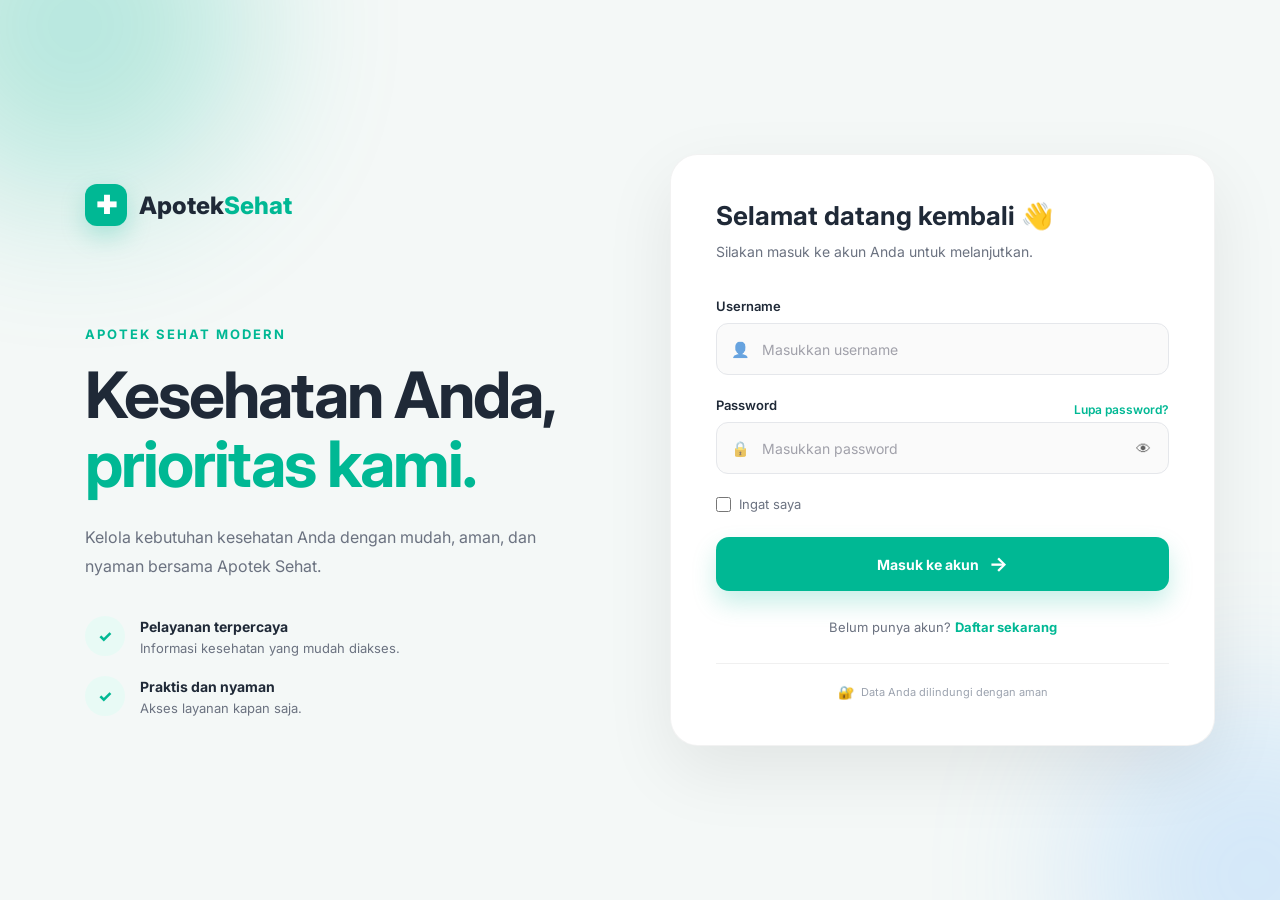
<file: index.html>
<!DOCTYPE html>

<html lang="id">

<head>
    <meta charset="UTF-8">
    <meta name="viewport" content="width=device-width, initial-scale=1.0">


<title>Login - Apotek Sehat</title>

<!-- Google Font -->
<link rel="preconnect" href="https://fonts.googleapis.com">
<link rel="preconnect" href="https://fonts.gstatic.com" crossorigin>

<link
    href="https://fonts.googleapis.com/css2?family=Inter:wght@400;500;600;700;800&display=swap"
    rel="stylesheet"
>

<!-- CSS Login -->
<link rel="stylesheet" href="/CSS/login.css">


</head>

<body>


<!-- Background Decoration -->
<div class="bg-circle circle-one"></div>
<div class="bg-circle circle-two"></div>

<main class="login-page">

    <!-- Bagian kiri -->
    <section class="login-info">

        <div class="brand">
            <div class="brand-icon">✚</div>

            <span>
                Apotek<span>Sehat</span>
            </span>
        </div>

        <div class="info-content">

            <p class="small-title">
                APOTEK SEHAT MODERN
            </p>

            <h1>
                Kesehatan Anda,<br>
                <span>prioritas kami.</span>
            </h1>

            <p class="description">
                Kelola kebutuhan kesehatan Anda dengan mudah,
                aman, dan nyaman bersama Apotek Sehat.
            </p>

            <div class="features">

                <div class="feature">
                    <div class="feature-icon">✓</div>
                    <div>
                        <strong>Pelayanan terpercaya</strong>
                        <p>Informasi kesehatan yang mudah diakses.</p>
                    </div>
                </div>

                <div class="feature">
                    <div class="feature-icon">✓</div>
                    <div>
                        <strong>Praktis dan nyaman</strong>
                        <p>Akses layanan kapan saja.</p>
                    </div>
                </div>

            </div>

        </div>

    </section>


    <!-- Bagian kanan -->
    <section class="login-card">

        <div class="card-header">

            <div class="mobile-logo">
                ✚
            </div>

            <h2>Selamat datang kembali 👋</h2>

            <p>
                Silakan masuk ke akun Anda untuk melanjutkan.
            </p>

        </div>


        <form id="loginForm">

            <!-- Username -->
            <div class="form-group">

                <label for="username">
                    Username
                </label>

                <div class="input-wrapper">

                    <span class="input-icon">👤</span>

                    <input
                        type="text"
                        id="username"
                        placeholder="Masukkan username"
                        autocomplete="username"
                        required
                    >

                </div>

            </div>


            <!-- Password -->
            <div class="form-group">

                <div class="password-label">

                    <label for="password">
                        Password
                    </label>

                    <a href="#" id="forgotPassword">
                        Lupa password?
                    </a>

                </div>

                <div class="input-wrapper">

                    <span class="input-icon">🔒</span>

                    <input
                        type="password"
                        id="password"
                        placeholder="Masukkan password"
                        autocomplete="current-password"
                        required
                    >

                    <button
                        type="button"
                        class="password-toggle"
                        id="togglePassword"
                    >
                        👁
                    </button>

                </div>

            </div>


            <!-- Remember -->
            <div class="remember">

                <label>
                    <input type="checkbox" id="remember">
                    <span>Ingat saya</span>
                </label>

            </div>


            <!-- Login Button -->
            <button
                type="submit"
                class="login-button"
            >
                <span>Masuk ke akun</span>
                <span class="arrow">→</span>
            </button>

        </form>


        <!-- Register -->
        <div class="register">

            <p>
                Belum punya akun?
                <a href="register.html">Daftar sekarang</a>
            </p>

        </div>


        <div class="security">

            <span>🔐</span>

            <p>
                Data Anda dilindungi dengan aman
            </p>

        </div>

    </section>

</main>


<!-- JavaScript Login -->
<script src="/JS/login.js"></script>


</body>

</html>
</file>
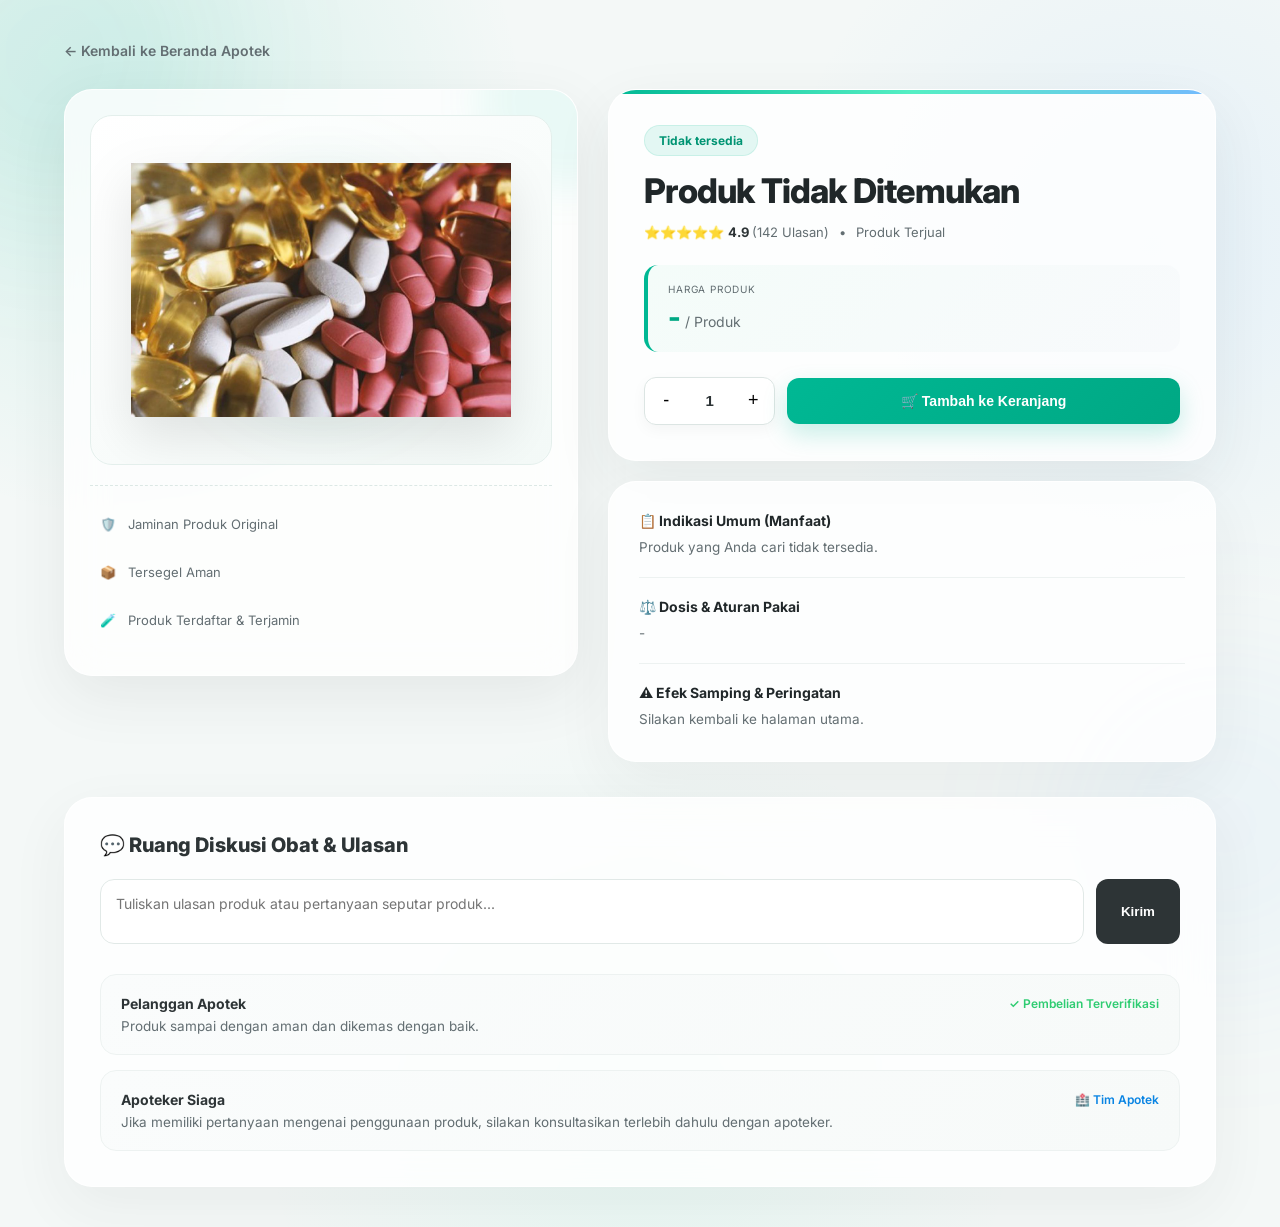
<file: detail_produk.html>
<!doctype html>
<html lang="id">
  <head>
    <meta charset="UTF-8" />

    <meta name="viewport" content="width=device-width, initial-scale=1.0" />

    <title>Detail Produk - Apotek Sehat</title>

    <!-- ================================= -->
    <!-- ANIMATE.CSS -->
    <!-- ================================= -->

    <link
      rel="stylesheet"
      href="https://cdnjs.cloudflare.com/ajax/libs/animate.css/4.1.1/animate.min.css"
    />

    <!-- ================================= -->
    <!-- FONT AWESOME -->
    <!-- ================================= -->

    <link
      rel="stylesheet"
      href="https://cdnjs.cloudflare.com/ajax/libs/font-awesome/6.5.2/css/all.min.css"
    />

    <!-- ================================= -->
    <!-- CSS DETAIL PRODUK -->
    <!-- ================================= -->

    <link rel="stylesheet" href="CSS/detail_produk.css" />
  </head>

  <body>
    <!-- ================================= -->
    <!-- NAVIGASI KEMBALI -->
    <!-- ================================= -->

    <a
      href="home_screen.html"
      class="back-link animate__animated animate__fadeInLeft"
    >
      ← Kembali ke Beranda Apotek
    </a>

    <!-- ================================= -->
    <!-- PEMBUNGKUS UTAMA -->
    <!-- ================================= -->

    <div class="product-grid-container">
      <!-- ================================= -->
      <!-- KOLOM KIRI
        <!-- ================================= -->

      <div class="panel-left animate__animated animate__fadeInLeft">
        <!-- GAMBAR PRODUK -->

        <div class="main-image-box">
          <img
            id="gambar-produk"
            src="assets/vitamin c.jpeg"
            alt="Produk Apotek Sehat"
          />
        </div>

        <!-- BADGE KEAMANAN -->

        <div class="legal-badges">
          <div class="badge-row">
            🛡️

            <span> Jaminan Produk Original </span>
          </div>

          <div class="badge-row">
            📦

            <span> Tersegel Aman </span>
          </div>

          <div class="badge-row">
            🧪

            <span> Produk Terdaftar & Terjamin </span>
          </div>
        </div>
      </div>

      <!-- ================================= -->
      <!-- KOLOM KANAN
        <!-- ================================= -->

      <div class="panel-right animate__animated animate__fadeInRight">
        <!-- ================================= -->
        <!-- INFORMASI PRODUK
            <!-- ================================= -->

        <div class="card-info-utama">
          <!-- KATEGORI -->

          <span id="kategori-produk" class="med-tag"> Produk </span>

          <!-- NAMA -->

          <h1 id="nama-produk" class="title-obat">Memuat produk...</h1>

          <!-- RATING -->

          <div class="rating-row">
            <span>
              ⭐⭐⭐⭐⭐

              <strong> 4.9 </strong>

              (142 Ulasan)
            </span>

            <span> • </span>

            <span> Produk Terjual </span>
          </div>

          <!-- ================================= -->
          <!-- HARGA -->
          <!-- ================================= -->

          <div class="box-harga-het">
            <span class="het-label"> Harga Produk </span>

            <span id="harga-produk" class="harga-angka"> Rp 0 </span>

            <span style="color: #636e72; font-size: 14px"> / Produk </span>
          </div>

          <!-- ================================= -->
          <!-- JUMLAH + KERANJANG -->
          <!-- ================================= -->

          <div class="action-area">
            <!-- JUMLAH -->

            <div class="qty-picker">
              <button onclick="ubahJumlah(-1)">-</button>

              <input type="text" id="jumlah-beli" value="1" readonly />

              <button onclick="ubahJumlah(1)">+</button>
            </div>

            <!-- KERANJANG -->

            <button class="btn-beli-hijau" onclick="tambahKeranjang()">
              🛒 Tambah ke Keranjang
            </button>
          </div>
        </div>

        <!-- ================================= -->
        <!-- SPESIFIKASI MEDIS -->
        <!-- ================================= -->

        <div class="card-spesifikasi-medis">
          <!-- MANFAAT -->

          <div class="spec-item">
            <h4>📋 Indikasi Umum (Manfaat)</h4>

            <p id="manfaat-produk">Memuat informasi...</p>
          </div>

          <!-- DOSIS -->

          <div class="spec-item">
            <h4>⚖️ Dosis & Aturan Pakai</h4>

            <p id="dosis-produk">Memuat informasi...</p>
          </div>

          <!-- PERINGATAN -->

          <div class="spec-item">
            <h4>⚠️ Efek Samping & Peringatan</h4>

            <p id="peringatan-produk">Memuat informasi...</p>
          </div>
        </div>
      </div>

      <!-- ================================= -->
      <!-- DISKUSI & ULASAN -->
      <!-- ================================= -->

      <div class="card-diskusi animate__animated animate__fadeInUp">
        <h3>💬 Ruang Diskusi Obat & Ulasan</h3>

        <!-- INPUT ULASAN -->

        <div class="box-input-review">
          <textarea
            id="input-ulasan"
            placeholder="Tuliskan ulasan produk atau pertanyaan seputar produk..."
          ></textarea>

          <button class="btn-kirim-ulasan" onclick="kirimUlasan()">
            Kirim
          </button>
        </div>

        <!-- ================================= -->
        <!-- ULASAN -->
        <!-- ================================= -->

        <div class="list-ulasan">
          <div class="kartu-ulasan">
            <div class="ulasan-header">
              <strong> Pelanggan Apotek </strong>

              <span class="badge-verified"> ✓ Pembelian Terverifikasi </span>
            </div>

            <p style="font-size: 13.5px; color: #636e72; margin-top: 5px">
              Produk sampai dengan aman dan dikemas dengan baik.
            </p>
          </div>

          <div class="kartu-ulasan">
            <div class="ulasan-header">
              <strong> Apoteker Siaga </strong>

              <span style="color: #0984e3; font-weight: 600; font-size: 12px">
                🏥 Tim Apotek
              </span>
            </div>

            <p style="font-size: 13.5px; color: #636e72; margin-top: 5px">
              Jika memiliki pertanyaan mengenai penggunaan produk, silakan
              konsultasikan terlebih dahulu dengan apoteker.
            </p>
          </div>
        </div>
      </div>
    </div>
    
    <!-- ================================= -->
    <!-- JAVASCRIPT -->
    <!-- ================================= -->

    <script src="JS/detail_produk.js"></script>
  </body>
</html>
</file>
<file: CSS/login.css>
/* =========================================================
   LOGIN PAGE - APOTEK SEHAT
   ========================================================= */

* {
    margin: 0;
    padding: 0;
    box-sizing: border-box;
}

:root {
    --primary: #00b894;
    --primary-dark: #009473;
    --primary-light: #e8faf5;

    --text: #1f2937;
    --text-light: #6b7280;

    --background: #f4f8f7;
    --white: #ffffff;

    --border: #e5e7eb;
}

body {
    font-family: "Inter", sans-serif;
    min-height: 100vh;
    background: var(--background);
    color: var(--text);
    overflow-x: hidden;
}


/* =========================================================
   BACKGROUND DECORATION
   ========================================================= */

.bg-circle {
    position: fixed;
    width: 350px;
    height: 350px;
    border-radius: 50%;
    filter: blur(80px);
    opacity: 0.25;
    z-index: -1;
}

.circle-one {
    background: #00b894;
    top: -150px;
    left: -100px;
}

.circle-two {
    background: #74b9ff;
    right: -150px;
    bottom: -150px;
}


/* =========================================================
   MAIN LOGIN PAGE
   ========================================================= */

.login-page {
    min-height: 100vh;

    display: grid;
    grid-template-columns: 1fr 1fr;

    align-items: center;

    gap: 60px;

    max-width: 1250px;
    margin: auto;

    padding: 50px;
}


/* =========================================================
   LEFT CONTENT
   ========================================================= */

.login-info {
    padding: 20px;
}


/* Brand */

.brand {
    display: flex;
    align-items: center;

    gap: 12px;

    font-size: 24px;
    font-weight: 800;

    margin-bottom: 100px;
}

.brand span span {
    color: var(--primary);
}

.brand-icon {
    width: 42px;
    height: 42px;

    display: flex;
    align-items: center;
    justify-content: center;

    background: var(--primary);
    color: white;

    border-radius: 12px;

    font-size: 25px;

    box-shadow: 0 10px 25px rgba(0, 184, 148, 0.25);
}


/* Content */

.small-title {
    color: var(--primary);

    font-size: 13px;
    font-weight: 700;

    letter-spacing: 2px;

    margin-bottom: 18px;
}

.info-content h1 {
    font-size: clamp(42px, 5vw, 68px);

    line-height: 1.08;
    letter-spacing: -2px;

    margin-bottom: 25px;
}

.info-content h1 span {
    color: var(--primary);
}

.description {
    max-width: 520px;

    color: var(--text-light);

    font-size: 16px;
    line-height: 1.8;

    margin-bottom: 35px;
}


/* Features */

.features {
    display: flex;
    flex-direction: column;

    gap: 20px;
}

.feature {
    display: flex;
    align-items: center;

    gap: 15px;
}

.feature-icon {
    width: 40px;
    height: 40px;

    display: flex;
    align-items: center;
    justify-content: center;

    flex-shrink: 0;

    background: var(--primary-light);
    color: var(--primary);

    border-radius: 50%;

    font-weight: 800;
}

.feature strong {
    font-size: 14px;
}

.feature p {
    color: var(--text-light);

    font-size: 13px;

    margin-top: 4px;
}


/* =========================================================
   LOGIN CARD
   ========================================================= */

.login-card {
    background: var(--white);

    border: 1px solid rgba(0, 0, 0, 0.05);

    border-radius: 28px;

    padding: 45px;

    box-shadow: 0 25px 70px rgba(0, 0, 0, 0.08);

    animation: cardAppear 0.7s ease;
}

@keyframes cardAppear {
    from {
        opacity: 0;
        transform: translateY(25px);
    }

    to {
        opacity: 1;
        transform: translateY(0);
    }
}


/* Header */

.card-header {
    margin-bottom: 35px;
}

.card-header h2 {
    font-size: 26px;
    margin-bottom: 10px;
}

.card-header p {
    color: var(--text-light);

    font-size: 14px;
    line-height: 1.6;
}


/* Mobile logo */

.mobile-logo {
    display: none;
}


/* =========================================================
   FORM
   ========================================================= */

.form-group {
    margin-bottom: 22px;
}

.form-group label {
    display: block;

    font-size: 13px;
    font-weight: 600;

    margin-bottom: 9px;
}


/* Password label */

.password-label {
    display: flex;

    justify-content: space-between;
    align-items: center;
}

.password-label label {
    margin-bottom: 9px;
}

.password-label a {
    color: var(--primary);

    font-size: 12px;
    font-weight: 600;

    text-decoration: none;
}

.password-label a:hover {
    text-decoration: underline;
}


/* Input */

.input-wrapper {
    position: relative;

    display: flex;
    align-items: center;
}

.input-icon {
    position: absolute;

    left: 15px;

    font-size: 15px;
    opacity: 0.65;

    pointer-events: none;
}

.input-wrapper input {
    width: 100%;
    height: 52px;

    padding: 0 45px;

    border: 1px solid var(--border);

    border-radius: 12px;

    outline: none;

    background: #fafafa;

    font-family: inherit;
    font-size: 14px;

    transition: 0.3s;
}

.input-wrapper input:focus {
    border-color: var(--primary);

    background: white;

    box-shadow: 0 0 0 4px rgba(0, 184, 148, 0.08);
}

.input-wrapper input::placeholder {
    color: #a1a1aa;
}


/* Password toggle */

.password-toggle {
    position: absolute;

    right: 12px;

    border: none;

    background: transparent;

    cursor: pointer;

    font-size: 15px;

    opacity: 0.6;

    padding: 6px;
}

.password-toggle:hover {
    opacity: 1;
}


/* =========================================================
   REMEMBER
   ========================================================= */

.remember {
    margin-bottom: 25px;
}

.remember label {
    display: flex;

    align-items: center;

    gap: 8px;

    cursor: pointer;

    color: var(--text-light);

    font-size: 13px;
}

.remember input {
    accent-color: var(--primary);

    width: 15px;
    height: 15px;
}


/* =========================================================
   LOGIN BUTTON
   ========================================================= */

.login-button {
    width: 100%;
    height: 54px;

    display: flex;

    align-items: center;
    justify-content: center;

    gap: 10px;

    border: none;

    border-radius: 13px;

    background: var(--primary);

    color: white;

    font-family: inherit;

    font-size: 14px;
    font-weight: 700;

    cursor: pointer;

    box-shadow: 0 12px 25px rgba(0, 184, 148, 0.22);

    transition: 0.3s;
}

.login-button:hover {
    background: var(--primary-dark);

    transform: translateY(-2px);

    box-shadow: 0 15px 30px rgba(0, 184, 148, 0.3);
}

.login-button:active {
    transform: translateY(0);
}

.arrow {
    font-size: 20px;
    transition: 0.3s;
}

.login-button:hover .arrow {
    transform: translateX(5px);
}


/* =========================================================
   REGISTER
   ========================================================= */

.register {
    text-align: center;

    margin-top: 28px;
}

.register p {
    color: var(--text-light);

    font-size: 13px;
}

.register a {
    color: var(--primary);

    font-weight: 700;

    text-decoration: none;
}

.register a:hover {
    text-decoration: underline;
}


/* =========================================================
   SECURITY
   ========================================================= */

.security {
    display: flex;

    align-items: center;
    justify-content: center;

    gap: 7px;

    margin-top: 28px;

    padding-top: 20px;

    border-top: 1px solid #f0f0f0;
}

.security span {
    font-size: 13px;
}

.security p {
    color: #9ca3af;

    font-size: 11px;
}


/* =========================================================
   RESPONSIVE
   ========================================================= */

@media (max-width: 900px) {

    .login-page {
        grid-template-columns: 1fr;

        max-width: 600px;

        padding: 30px;
    }

    .login-info {
        display: none;
    }

    .mobile-logo {
        display: flex;

        width: 45px;
        height: 45px;

        align-items: center;
        justify-content: center;

        background: var(--primary);

        color: white;

        border-radius: 13px;

        margin-bottom: 20px;

        font-size: 25px;
    }
}


@media (max-width: 500px) {

    .login-page {
        padding: 20px;
    }

    .login-card {
        padding: 30px 24px;

        border-radius: 22px;
    }

    .card-header h2 {
        font-size: 23px;
    }
}
</file>
<file: CSS/detail_produk.css>
/* =========================================================
   APOTEK SEHAT
   DETAIL PRODUK - MODERN MEDICAL UI
   ========================================================= */


/* =========================================================
   GOOGLE FONT
   ========================================================= */

@import url('https://fonts.googleapis.com/css2?family=Inter:wght@400;500;600;700;800&display=swap');


/* =========================================================
   RESET
   ========================================================= */

* {
    margin: 0;
    padding: 0;
    box-sizing: border-box;
}


/* =========================================================
   BODY
   ========================================================= */

body {

    font-family: 'Inter', sans-serif;

    background:
        radial-gradient(
            circle at 10% 10%,
            rgba(0, 184, 148, 0.12),
            transparent 25%
        ),

        radial-gradient(
            circle at 90% 20%,
            rgba(116, 185, 255, 0.12),
            transparent 25%
        ),

        radial-gradient(
            circle at 50% 90%,
            rgba(85, 239, 196, 0.08),
            transparent 30%
        ),

        #f4f8f7;

    color: #2d3436;

    min-height: 100vh;

    padding: 40px 5%;

    overflow-x: hidden;

    position: relative;

}


/* =========================================================
   BACKGROUND "AWAN"
   ========================================================= */

/*
   Kita membuat beberapa cahaya blur
   yang bergerak pelan di background.
*/

body::before,
body::after {

    content: "";

    position: fixed;

    width: 350px;
    height: 350px;

    border-radius: 50%;

    filter: blur(80px);

    opacity: 0.35;

    pointer-events: none;

    z-index: -1;

}


/* Awan kiri */

body::before {

    background: rgba(0, 184, 148, 0.20);

    top: -120px;
    left: -120px;

    animation:
        floatingCloud 10s ease-in-out infinite;

}


/* Awan kanan */

body::after {

    background: rgba(116, 185, 255, 0.18);

    right: -120px;
    bottom: -100px;

    animation:
        floatingCloud 13s ease-in-out infinite reverse;

}


/* =========================================================
   ANIMASI AWAN
   ========================================================= */

@keyframes floatingCloud {

    0% {

        transform:
            translate(0, 0)
            scale(1);

    }

    50% {

        transform:
            translate(40px, 30px)
            scale(1.12);

    }

    100% {

        transform:
            translate(0, 0)
            scale(1);

    }

}


/* =========================================================
   NAVIGASI KEMBALI
   ========================================================= */

.back-link {

    display: inline-flex;

    align-items: center;

    gap: 8px;

    margin-bottom: 30px;

    color: #636e72;

    text-decoration: none;

    font-size: 14px;

    font-weight: 600;

    transition:
        color 0.3s ease,
        transform 0.3s ease;

}


/* Hover */

.back-link:hover {

    color: #00b894;

    transform:
        translateX(-5px);

}


/* =========================================================
   CONTAINER UTAMA
   ========================================================= */

.product-grid-container {

    display: grid;

    grid-template-columns:
        minmax(0, 1.1fr)
        minmax(0, 1.3fr);

    gap: 30px;

    max-width: 1200px;

    margin: 0 auto;

}


/* =========================================================
   PANEL KIRI
   ========================================================= */

.panel-left {

    background:
        rgba(255, 255, 255, 0.78);

    backdrop-filter:
        blur(20px);

    -webkit-backdrop-filter:
        blur(20px);

    border:
        1px solid rgba(255, 255, 255, 0.8);

    border-radius: 28px;

    padding: 25px;

    box-shadow:
        0 20px 60px rgba(45, 52, 54, 0.08);

    display: flex;

    flex-direction: column;

    gap: 20px;

    height: fit-content;

    position: relative;

    overflow: hidden;

    transition:
        transform 0.4s ease,
        box-shadow 0.4s ease;

}


/* Cahaya kecil di panel */

.panel-left::before {

    content: "";

    position: absolute;

    width: 180px;
    height: 180px;

    background:
        rgba(0, 184, 148, 0.08);

    border-radius: 50%;

    top: -80px;
    right: -80px;

    filter: blur(20px);

}


/* Hover panel */

.panel-left:hover {

    transform:
        translateY(-5px);

    box-shadow:
        0 30px 70px rgba(45, 52, 54, 0.12);

}


/* =========================================================
   BOX GAMBAR
   ========================================================= */

.main-image-box {

    background:
        linear-gradient(
            145deg,
            #ffffff,
            #f4faf8
        );

    border:
        1px solid #e4efec;

    border-radius: 22px;

    min-height: 350px;

    padding: 40px;

    display: flex;

    justify-content: center;

    align-items: center;

    position: relative;

    overflow: hidden;

}


/* Efek cahaya */

.main-image-box::before {

    content: "";

    position: absolute;

    width: 220px;
    height: 220px;

    border-radius: 50%;

    background:
        rgba(0, 184, 148, 0.10);

    filter:
        blur(40px);

    animation:
        imageGlow 5s ease-in-out infinite;

}


/* Animasi glow */

@keyframes imageGlow {

    0%,
    100% {

        transform:
            scale(1);

        opacity:
            0.6;

    }

    50% {

        transform:
            scale(1.25);

        opacity:
            1;

    }

}


/* =========================================================
   GAMBAR PRODUK
   ========================================================= */

.main-image-box img {

    max-width: 100%;

    width: auto;

    height: auto;

    max-height: 300px;

    object-fit: contain;

    position: relative;

    z-index: 2;

    filter:
        drop-shadow(
            0 20px 25px
            rgba(0, 0, 0, 0.10)
        );

    animation:
        productFloat 4s ease-in-out infinite;

    transition:
        transform 0.5s ease;

}


/* Gambar melayang */

@keyframes productFloat {

    0% {

        transform:
            translateY(0)
            rotate(0deg);

    }

    50% {

        transform:
            translateY(-10px)
            rotate(1deg);

    }

    100% {

        transform:
            translateY(0)
            rotate(0deg);

    }

}


/* Hover gambar */

.main-image-box:hover img {

    transform:
        scale(1.05);

}


/* =========================================================
   BADGE KEAMANAN
   ========================================================= */

.legal-badges {

    border-top:
        1px dashed #dce8e5;

    padding-top: 20px;

}


/* Baris badge */

.badge-row {

    display: flex;

    align-items: center;

    gap: 12px;

    font-size: 13px;

    color: #636e72;

    margin-bottom: 12px;

    padding: 10px;

    border-radius: 12px;

    transition:
        background 0.3s ease,
        transform 0.3s ease;

}


/* Hover badge */

.badge-row:hover {

    background:
        rgba(0, 184, 148, 0.06);

    transform:
        translateX(5px);

}


/* =========================================================
   PANEL KANAN
   ========================================================= */

.panel-right {

    display: flex;

    flex-direction: column;

    gap: 20px;

}


/* =========================================================
   KARTU INFORMASI UTAMA
   ========================================================= */

.card-info-utama {

    background:
        rgba(255, 255, 255, 0.82);

    backdrop-filter:
        blur(20px);

    -webkit-backdrop-filter:
        blur(20px);

    border:
        1px solid rgba(255, 255, 255, 0.9);

    border-radius: 28px;

    padding: 35px;

    box-shadow:
        0 20px 60px rgba(45, 52, 54, 0.07);

    position: relative;

    overflow: hidden;

}


/* Garis hijau atas */

.card-info-utama::before {

    content: "";

    position: absolute;

    top: 0;
    left: 0;

    width: 100%;

    height: 4px;

    background:
        linear-gradient(
            90deg,
            #00b894,
            #55efc4,
            #74b9ff
        );

}


/* =========================================================
   TAG PRODUK
   ========================================================= */

.med-tag {

    background:
        rgba(0, 184, 148, 0.10);

    color:
        #009473;

    padding:
        7px 14px;

    border-radius:
        30px;

    font-size:
        12px;

    font-weight:
        700;

    display:
        inline-block;

    margin-bottom:
        15px;

    border:
        1px solid rgba(0, 184, 148, 0.12);

}


/* =========================================================
   JUDUL PRODUK
   ========================================================= */

.title-obat {

    font-size:
        clamp(25px, 3vw, 34px);

    line-height:
        1.2;

    font-weight:
        800;

    letter-spacing:
        -0.8px;

    margin-bottom:
        12px;

    color:
        #202729;

}


/* =========================================================
   RATING
   ========================================================= */

.rating-row {

    display:
        flex;

    flex-wrap:
        wrap;

    gap:
        10px;

    font-size:
        13px;

    color:
        #636e72;

    margin-bottom:
        25px;

}


.rating-row strong {

    color:
        #2d3436;

}


/* =========================================================
   BOX HARGA
   ========================================================= */

.box-harga-het {

    background:
        linear-gradient(
            135deg,
            #f4fcf9,
            #f8fafc
        );

    border-left:
        4px solid #00b894;

    padding:
        18px 20px;

    border-radius:
        14px;

    margin-bottom:
        25px;

    position:
        relative;

    overflow:
        hidden;

}


/* Efek shine */

.box-harga-het::after {

    content:
        "";

    position:
        absolute;

    top:
        0;

    left:
        -100%;

    width:
        70%;

    height:
        100%;

    background:
        linear-gradient(
            90deg,
            transparent,
            rgba(255,255,255,0.7),
            transparent
        );

    animation:
        priceShine 5s infinite;

}


@keyframes priceShine {

    0% {

        left:
            -100%;

    }

    35%,
    100% {

        left:
            130%;

    }

}


/* Label harga */

.box-harga-het .het-label {

    font-size:
        10px;

    color:
        #636e72;

    display:
        block;

    text-transform:
        uppercase;

    letter-spacing:
        0.8px;

    margin-bottom:
        5px;

}


/* Harga */

.box-harga-het .harga-angka {

    font-size:
        28px;

    color:
        #00a884;

    font-weight:
        800;

}


/* =========================================================
   ACTION AREA
   ========================================================= */

.action-area {

    display:
        flex;

    gap:
        12px;

    align-items:
        center;

    margin-top:
        10px;

}


/* =========================================================
   QUANTITY
   ========================================================= */

.qty-picker {

    display:
        flex;

    align-items:
        center;

    border:
        1px solid #dce5e3;

    border-radius:
        12px;

    overflow:
        hidden;

    background:
        #ffffff;

    box-shadow:
        0 5px 15px rgba(0,0,0,0.04);

}


/* Tombol */

.qty-picker button {

    background:
        none;

    border:
        none;

    width:
        42px;

    height:
        46px;

    font-size:
        18px;

    cursor:
        pointer;

    transition:
        background 0.2s ease,
        color 0.2s ease;

}


.qty-picker button:hover {

    background:
        #eafaf6;

    color:
        #00b894;

}


/* Input */

.qty-picker input {

    width:
        45px;

    height:
        46px;

    border:
        none;

    text-align:
        center;

    font-size:
        15px;

    font-weight:
        700;

    outline:
        none;

    color:
        #2d3436;

}


/* =========================================================
   TOMBOL KERANJANG
   ========================================================= */

.btn-beli-hijau {

    flex:
        1;

    background:
        linear-gradient(
            135deg,
            #00b894,
            #00a884
        );

    color:
        #ffffff;

    border:
        none;

    height:
        46px;

    border-radius:
        12px;

    font-weight:
        700;

    font-size:
        14px;

    cursor:
        pointer;

    display:
        flex;

    justify-content:
        center;

    align-items:
        center;

    gap:
        8px;

    transition:
        transform 0.3s ease,
        box-shadow 0.3s ease;

    box-shadow:
        0 10px 25px
        rgba(0, 184, 148, 0.22);

    position:
        relative;

    overflow:
        hidden;

}


/* Shine tombol */

.btn-beli-hijau::before {

    content:
        "";

    position:
        absolute;

    top:
        0;

    left:
        -120%;

    width:
        80%;

    height:
        100%;

    background:
        linear-gradient(
            90deg,
            transparent,
            rgba(255,255,255,0.35),
            transparent
        );

    transform:
        skewX(-20deg);

}


/* Jalankan shine ketika hover */

.btn-beli-hijau:hover::before {

    left:
        130%;

    transition:
        left 0.7s ease;

}


.btn-beli-hijau:hover {

    transform:
        translateY(-3px);

    box-shadow:
        0 15px 30px
        rgba(0, 184, 148, 0.30);

}


/* =========================================================
   SPESIFIKASI MEDIS
   ========================================================= */

.card-spesifikasi-medis {

    background:
        rgba(255,255,255,0.82);

    backdrop-filter:
        blur(20px);

    -webkit-backdrop-filter:
        blur(20px);

    border:
        1px solid rgba(255,255,255,0.9);

    border-radius:
        28px;

    padding:
        30px;

    box-shadow:
        0 20px 60px
        rgba(45,52,54,0.06);

    display:
        flex;

    flex-direction:
        column;

    gap:
        20px;

}


/* =========================================================
   ITEM SPESIFIKASI
   ========================================================= */

.spec-item {

    border-bottom:
        1px solid #edf2f1;

    padding-bottom:
        18px;

    transition:
        transform 0.3s ease;

}


.spec-item:hover {

    transform:
        translateX(5px);

}


.spec-item:last-child {

    border:
        none;

    padding-bottom:
        0;

}


/* Judul */

.spec-item h4 {

    font-size:
        14px;

    color:
        #202729;

    margin-bottom:
        7px;

    display:
        flex;

    align-items:
        center;

    gap:
        7px;

}


/* Isi */

.spec-item p {

    font-size:
        13.5px;

    color:
        #636e72;

    line-height:
        1.7;

}


/* =========================================================
   DISKUSI
   ========================================================= */

.card-diskusi {

    grid-column:
        span 2;

    background:
        rgba(255,255,255,0.82);

    backdrop-filter:
        blur(20px);

    -webkit-backdrop-filter:
        blur(20px);

    border:
        1px solid rgba(255,255,255,0.9);

    border-radius:
        28px;

    padding:
        35px;

    box-shadow:
        0 20px 60px
        rgba(45,52,54,0.06);

    margin-top:
        5px;

}


/* Judul */

.card-diskusi h3 {

    margin-bottom:
        22px;

    font-size:
        20px;

    font-weight:
        800;

}


/* =========================================================
   INPUT REVIEW
   ========================================================= */

.box-input-review {

    display:
        flex;

    gap:
        12px;

    margin-bottom:
        30px;

}


/* Textarea */

.box-input-review textarea {

    flex:
        1;

    height:
        65px;

    border:
        1px solid #e1e9e7;

    border-radius:
        14px;

    padding:
        15px;

    resize:
        none;

    outline:
        none;

    font-size:
        14px;

    font-family:
        inherit;

    transition:
        border 0.3s ease,
        box-shadow 0.3s ease;

}


.box-input-review textarea:focus {

    border-color:
        #00b894;

    box-shadow:
        0 0 0 4px
        rgba(0,184,148,0.08);

}


/* =========================================================
   TOMBOL KIRIM
   ========================================================= */

.btn-kirim-ulasan {

    background:
        #2d3436;

    color:
        white;

    border:
        none;

    padding:
        0 25px;

    border-radius:
        12px;

    font-weight:
        700;

    cursor:
        pointer;

    transition:
        background 0.3s ease,
        transform 0.3s ease;

}


.btn-kirim-ulasan:hover {

    background:
        #00b894;

    transform:
        translateY(-2px);

}


/* =========================================================
   LIST ULASAN
   ========================================================= */

.list-ulasan {

    display:
        flex;

    flex-direction:
        column;

    gap:
        15px;

}


/* =========================================================
   KARTU ULASAN
   ========================================================= */

.kartu-ulasan {

    background:
        linear-gradient(
            135deg,
            #fafcfc,
            #f7faf9
        );

    border:
        1px solid #edf2f1;

    padding:
        20px;

    border-radius:
        16px;

    transition:
        transform 0.3s ease,
        box-shadow 0.3s ease;

}


.kartu-ulasan:hover {

    transform:
        translateY(-3px);

    box-shadow:
        0 10px 25px
        rgba(45,52,54,0.06);

}


/* Header ulasan */

.ulasan-header {

    display:
        flex;

    justify-content:
        space-between;

    align-items:
        center;

    gap:
        10px;

    font-size:
        14px;

    margin-bottom:
        6px;

}


/* Badge */

.badge-verified {

    color:
        #2ecc71;

    font-size:
        12px;

    font-weight:
        600;

}


/* =========================================================
   ANIMASI MASUK TAMBAHAN
   ========================================================= */

.panel-left,
.card-info-utama,
.card-spesifikasi-medis,
.card-diskusi {

    animation:
        softAppear 0.8s ease both;

}


.panel-left {

    animation-delay:
        0.1s;

}


.card-info-utama {

    animation-delay:
        0.2s;

}


.card-spesifikasi-medis {

    animation-delay:
        0.35s;

}


.card-diskusi {

    animation-delay:
        0.5s;

}


@keyframes softAppear {

    from {

        opacity:
            0;

        transform:
            translateY(20px);

    }

    to {

        opacity:
            1;

        transform:
            translateY(0);

    }

}


/* =========================================================
   RESPONSIVE TABLET
   ========================================================= */

@media (max-width: 900px) {

    body {

        padding:
            25px 4%;

    }


    .product-grid-container {

        grid-template-columns:
            1fr;

    }


    .card-diskusi {

        grid-column:
            span 1;

    }


    .main-image-box {

        min-height:
            300px;

    }

}


/* =========================================================
   RESPONSIVE HP
   ========================================================= */

@media (max-width: 600px) {

    body {

        padding:
            20px 4%;

    }


    .back-link {

        font-size:
            13px;

        margin-bottom:
            20px;

    }


    .panel-left,
    .card-info-utama,
    .card-spesifikasi-medis,
    .card-diskusi {

        border-radius:
            20px;

    }


    .panel-left {

        padding:
            15px;

    }


    .card-info-utama,
    .card-spesifikasi-medis,
    .card-diskusi {

        padding:
            22px;

    }


    .main-image-box {

        min-height:
            250px;

        padding:
            25px;

    }


    .main-image-box img {

        max-height:
            220px;

    }


    .title-obat {

        font-size:
            25px;

    }


    .action-area {

        flex-direction:
            column;

        align-items:
            stretch;

    }


    .qty-picker {

        width:
            fit-content;

    }


    .btn-beli-hijau {

        width:
            100%;

    }


    .box-input-review {

        flex-direction:
            column;

    }


    .box-input-review textarea {

        width:
            100%;

    }


    .btn-kirim-ulasan {

        height:
            45px;

    }


    .ulasan-header {

        flex-direction:
            column;

        align-items:
            flex-start;

    }

}


/* =========================================================
   REDUCE MOTION
   Untuk pengguna yang mematikan animasi
   ========================================================= */

@media (prefers-reduced-motion: reduce) {

    *,
    *::before,
    *::after {

        animation-duration:
            0.01ms !important;

        animation-iteration-count:
            1 !important;

        transition-duration:
            0.01ms !important;

    }

}
</file>
